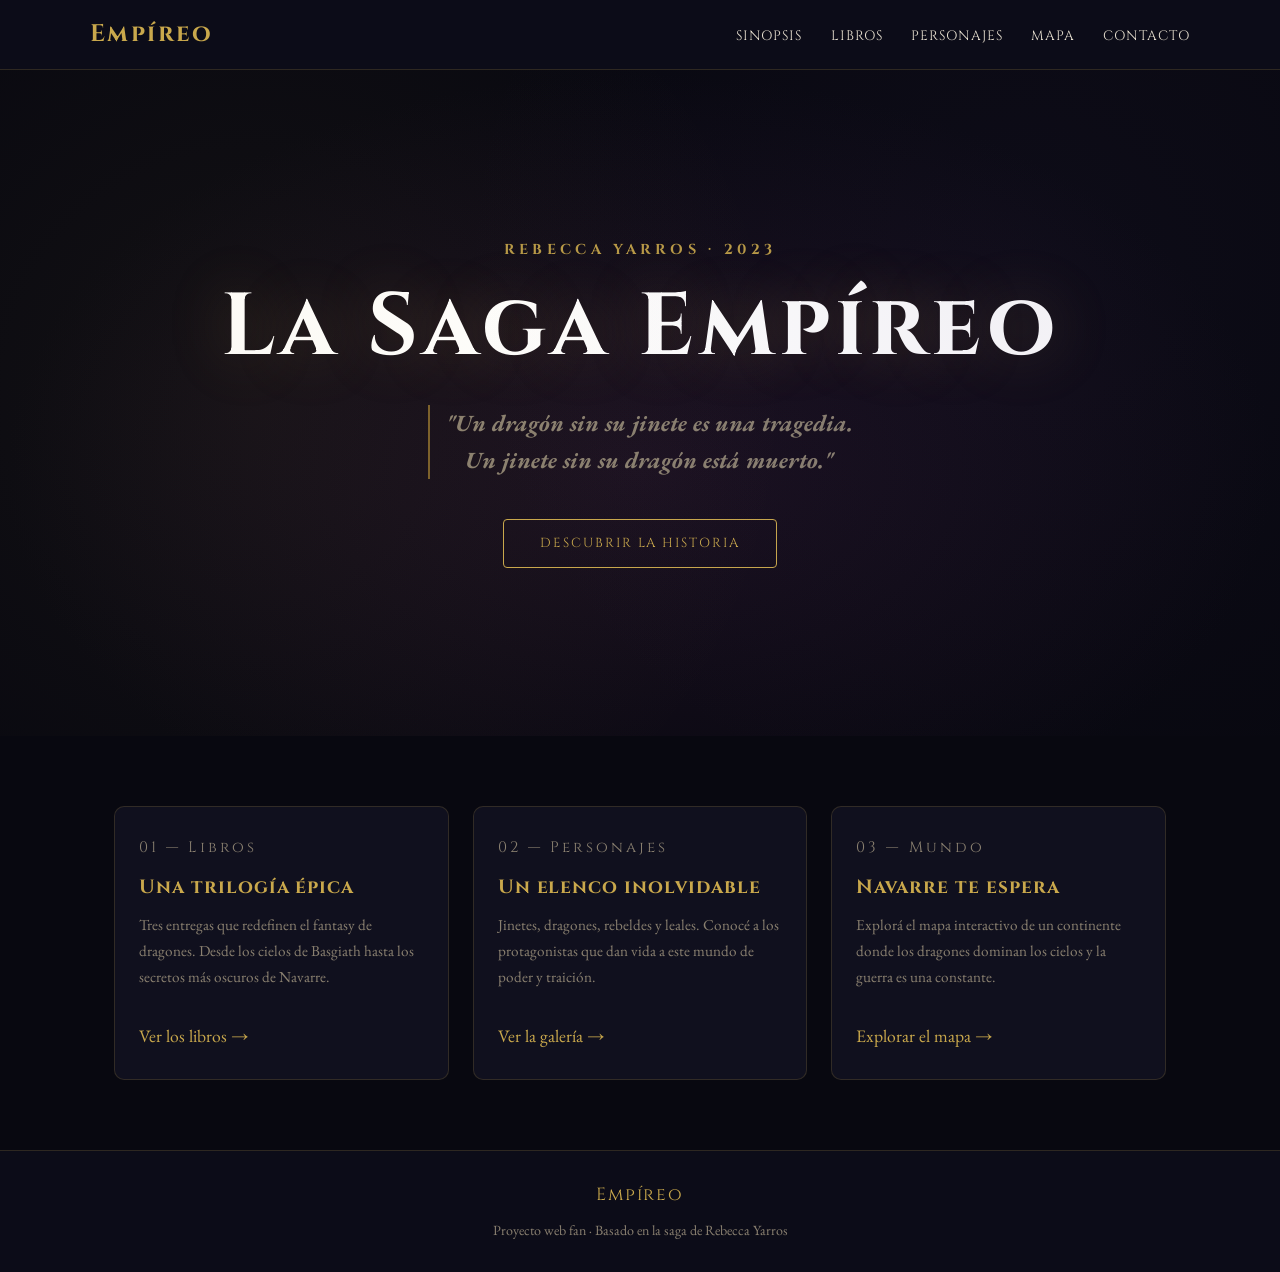
<file: index.html>
<!DOCTYPE html>
<html lang="es">
<head>
  <meta charset="UTF-8">
  <meta name="viewport" content="width=device-width, initial-scale=1.0">
  <title>Empíreo — La Saga</title>
  <link rel="stylesheet" href="css/styles.css">
</head>
<body>

  <!-- HEADER -->
  <header>
    <nav class="nav">
      <a href="index.html" class="nav-logo">Empíreo</a>
      <button class="hamburger" id="hamburger" aria-label="Menú" aria-expanded="false">
        <span></span><span></span><span></span>
      </button>
      <ul class="nav-links" id="navLinks">
        <li><a href="pages/sinopsis.html">Sinopsis</a></li>
        <li><a href="pages/libros.html">Libros</a></li>
        <li><a href="pages/personajes.html">Personajes</a></li>
        <li><a href="pages/mapa.html">Mapa</a></li>
        <li><a href="pages/contacto.html">Contacto</a></li>
      </ul>
    </nav>
  </header>

  <!-- HERO -->
  <section class="hero">
    <p class="hero-eyebrow">Rebecca Yarros · 2023</p>
    <h1>La Saga Empíreo</h1>
    <blockquote class="hero-quote">
      "Un dragón sin su jinete es una tragedia.<br>
       Un jinete sin su dragón está muerto."
    </blockquote>
    <a href="pages/sinopsis.html" class="hero-cta">Descubrir la historia</a>
  </section>

  <!-- HIGHLIGHTS -->
  <div class="section">
    <div class="grid">

      <div class="card">
        <p class="card-number">01 — Libros</p>
        <h3>Una trilogía épica</h3>
        <p>Tres entregas que redefinen el fantasy de dragones. Desde los cielos de Basgiath hasta los secretos más oscuros de Navarre.</p>
        <br>
        <a href="pages/libros.html">Ver los libros →</a>
      </div>

      <div class="card">
        <p class="card-number">02 — Personajes</p>
        <h3>Un elenco inolvidable</h3>
        <p>Jinetes, dragones, rebeldes y leales. Conocé a los protagonistas que dan vida a este mundo de poder y traición.</p>
        <br>
        <a href="pages/personajes.html">Ver la galería →</a>
      </div>

      <div class="card">
        <p class="card-number">03 — Mundo</p>
        <h3>Navarre te espera</h3>
        <p>Explorá el mapa interactivo de un continente donde los dragones dominan los cielos y la guerra es una constante.</p>
        <br>
        <a href="pages/mapa.html">Explorar el mapa →</a>
      </div>

    </div>
  </div>

  <!-- FOOTER -->
  <footer>
    <p class="footer-logo">Empíreo</p>
    <p>Proyecto web fan · Basado en la saga de Rebecca Yarros</p>
  </footer>

  <script src="js/main.js"></script>
</body>
</html>
</file>
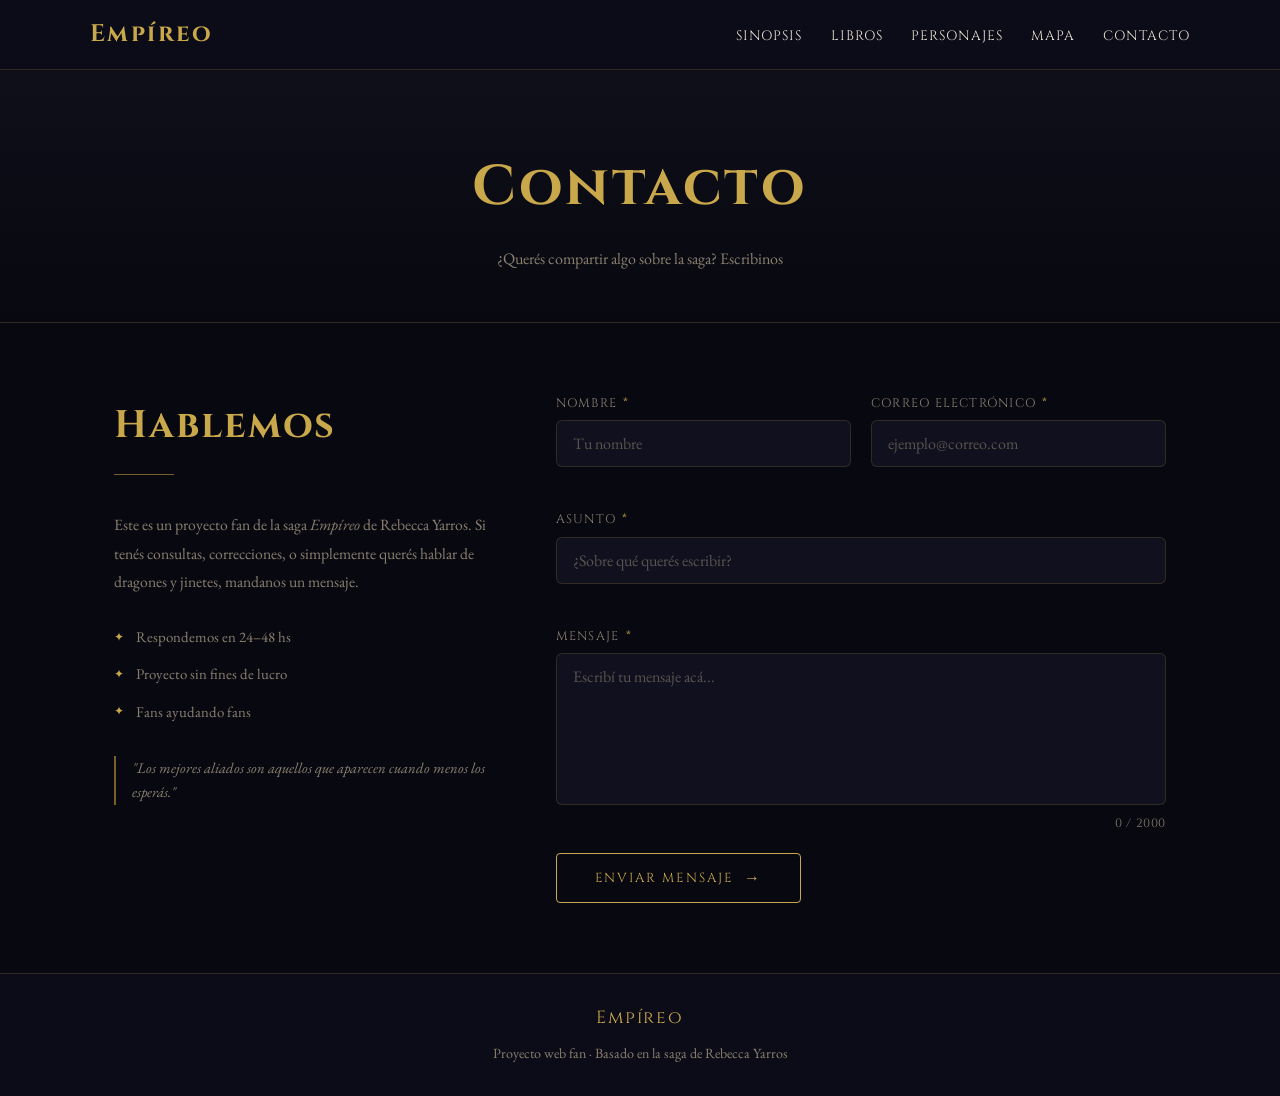
<file: pages/contacto.html>
<!DOCTYPE html>
<html lang="es">
<head>
  <meta charset="UTF-8">
  <meta name="viewport" content="width=device-width, initial-scale=1.0">
  <title>Contacto — Empíreo</title>
  <link rel="stylesheet" href="../css/styles.css">
</head>
<body>

  <header>
    <nav class="nav">
      <a href="../index.html" class="nav-logo">Empíreo</a>
      <button class="hamburger" id="hamburger" aria-label="Menú" aria-expanded="false">
        <span></span><span></span><span></span>
      </button>
      <ul class="nav-links" id="navLinks">
        <li><a href="sinopsis.html">Sinopsis</a></li>
        <li><a href="libros.html">Libros</a></li>
        <li><a href="personajes.html">Personajes</a></li>
        <li><a href="mapa.html">Mapa</a></li>
        <li><a href="contacto.html">Contacto</a></li>
      </ul>
    </nav>
  </header>

  <div class="page-hero">
    <h1>Contacto</h1>
    <p>¿Querés compartir algo sobre la saga? Escribinos</p>
  </div>

  <div class="section">
    <div class="contact-layout">

      <!-- Info lateral -->
      <aside class="contact-aside">
        <h2 class="section-title">Hablemos</h2>
        <div class="divider"></div>
        <p class="contact-aside-text">
          Este es un proyecto fan de la saga <em>Empíreo</em> de Rebecca Yarros.
          Si tenés consultas, correcciones, o simplemente querés hablar de dragones
          y jinetes, mandanos un mensaje.
        </p>

        <ul class="contact-info-list">
          <li>
            <span class="contact-info-icon">✦</span>
            <span>Respondemos en 24–48 hs</span>
          </li>
          <li>
            <span class="contact-info-icon">✦</span>
            <span>Proyecto sin fines de lucro</span>
          </li>
          <li>
            <span class="contact-info-icon">✦</span>
            <span>Fans ayudando fans</span>
          </li>
        </ul>

        <blockquote class="contact-quote">
          "Los mejores aliados son aquellos que aparecen cuando menos los esperás."
        </blockquote>
      </aside>

      <!-- Formulario -->
      <div class="contact-form-wrap">
        <form class="contact-form" id="contactForm" novalidate>

          <div class="form-row">
            <div class="form-group" id="group-nombre">
              <label for="nombre">Nombre <span class="required">*</span></label>
              <input
                type="text"
                id="nombre"
                name="nombre"
                placeholder="Tu nombre"
                autocomplete="name"
                maxlength="80">
              <span class="field-error" id="error-nombre"></span>
            </div>

            <div class="form-group" id="group-email">
              <label for="email">Correo electrónico <span class="required">*</span></label>
              <input
                type="email"
                id="email"
                name="email"
                placeholder="ejemplo@correo.com"
                autocomplete="email"
                maxlength="120">
              <span class="field-error" id="error-email"></span>
            </div>
          </div>

          <div class="form-group" id="group-asunto">
            <label for="asunto">Asunto <span class="required">*</span></label>
            <input
              type="text"
              id="asunto"
              name="asunto"
              placeholder="¿Sobre qué querés escribir?"
              maxlength="120">
            <span class="field-error" id="error-asunto"></span>
          </div>

          <div class="form-group" id="group-mensaje">
            <label for="mensaje">Mensaje <span class="required">*</span></label>
            <textarea
              id="mensaje"
              name="mensaje"
              rows="6"
              placeholder="Escribí tu mensaje acá..."
              maxlength="2000"></textarea>
            <div class="textarea-footer">
              <span class="field-error" id="error-mensaje"></span>
              <span class="char-count" id="charCount">0 / 2000</span>
            </div>
          </div>

          <button type="submit" class="form-submit" id="submitBtn">
            <span class="submit-text">Enviar mensaje</span>
            <span class="submit-icon">→</span>
          </button>

        </form>

        <!-- Mensaje de éxito -->
        <div class="form-success" id="formSuccess">
          <div class="success-icon">✦</div>
          <h3>¡Mensaje enviado!</h3>
          <p>Gracias por escribirnos. Te respondemos en las próximas 24–48 horas.</p>
          <button class="success-reset" id="resetBtn">Enviar otro mensaje</button>
        </div>
      </div>

    </div>
  </div>

  <footer>
    <p class="footer-logo">Empíreo</p>
    <p>Proyecto web fan · Basado en la saga de Rebecca Yarros</p>
  </footer>

  <script src="../js/main.js"></script>
  <script src="../js/contacto.js"></script>
</body>
</html>
</file>
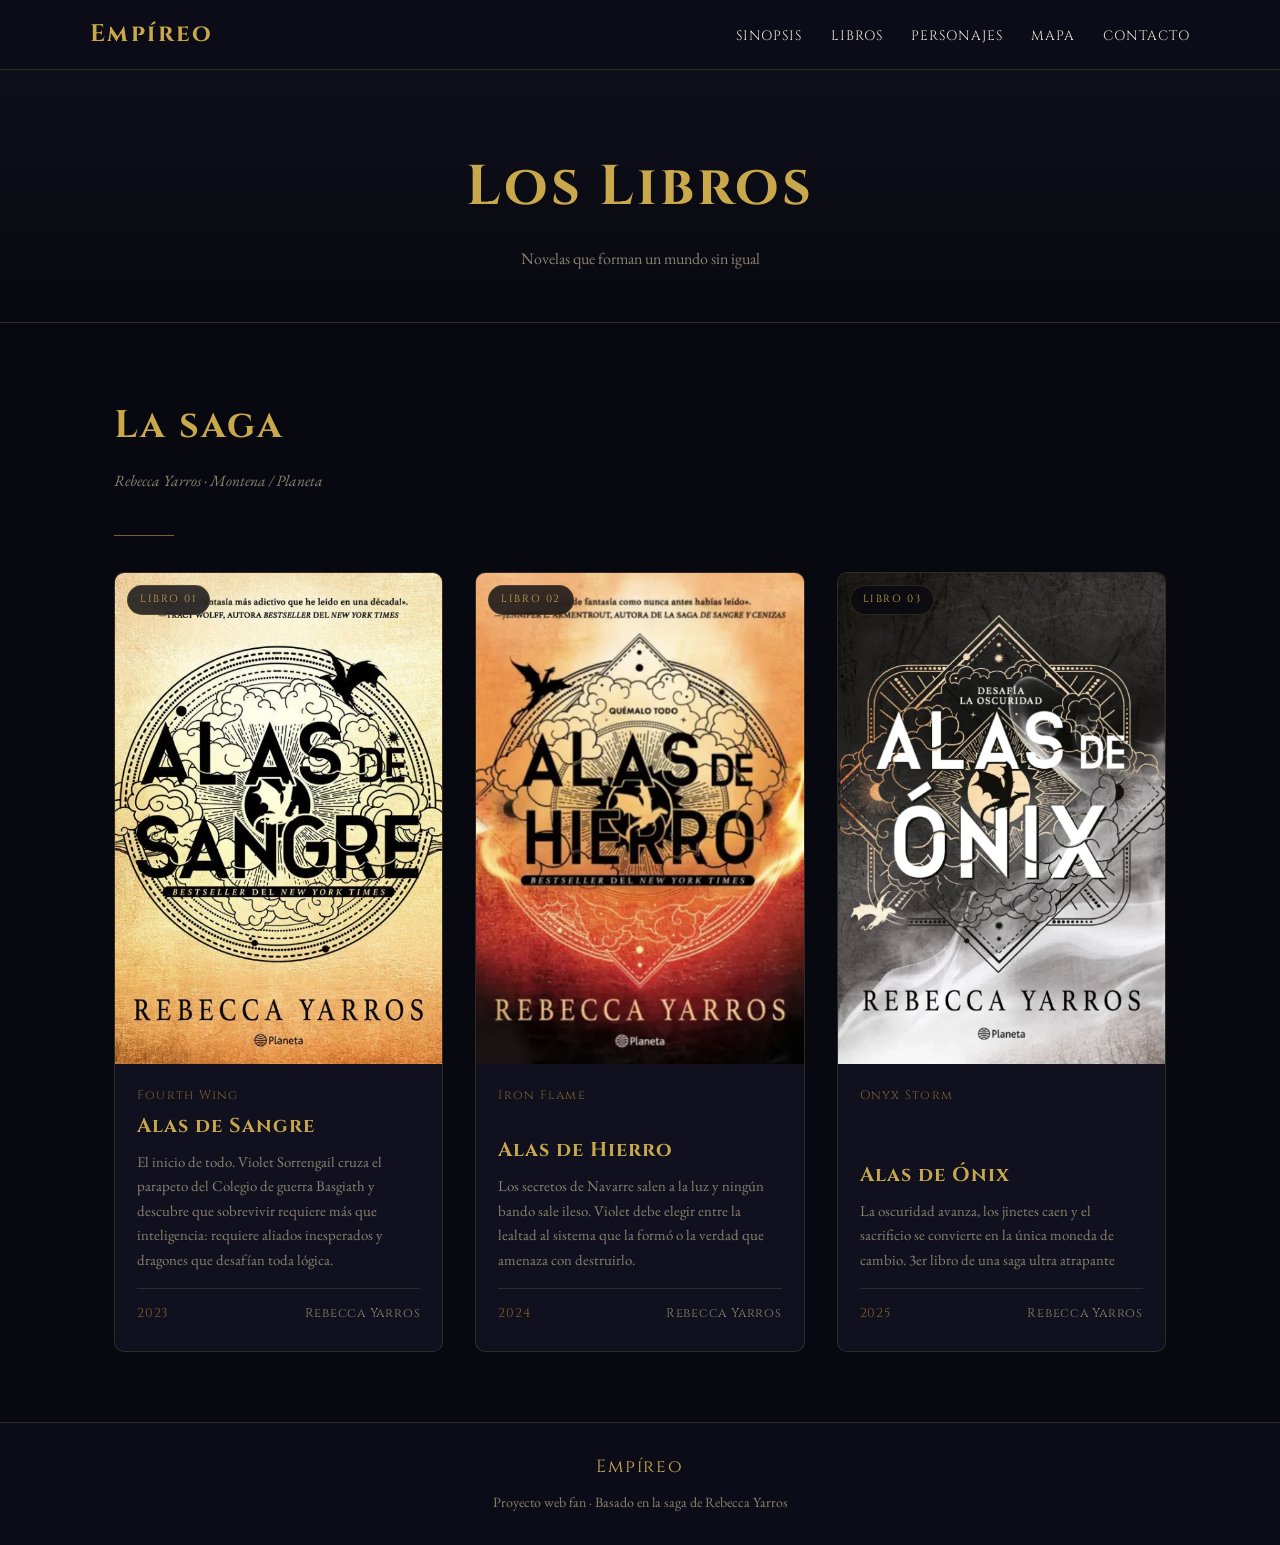
<file: pages/libros.html>
<!DOCTYPE html>
<html lang="es">
<head>
  <meta charset="UTF-8">
  <meta name="viewport" content="width=device-width, initial-scale=1.0">
  <title>Libros — Empíreo</title>
  <link rel="stylesheet" href="../css/styles.css">
</head>
<body>

  <header>
    <nav class="nav">
      <a href="../index.html" class="nav-logo">Empíreo</a>
      <button class="hamburger" id="hamburger" aria-label="Menú" aria-expanded="false">
        <span></span><span></span><span></span>
      </button>
      <ul class="nav-links" id="navLinks">
        <li><a href="sinopsis.html">Sinopsis</a></li>
        <li><a href="libros.html">Libros</a></li>
        <li><a href="personajes.html">Personajes</a></li>
        <li><a href="mapa.html">Mapa</a></li>
        <li><a href="contacto.html">Contacto</a></li>
      </ul>
    </nav>
  </header>

  <div class="page-hero">
    <h1>Los Libros</h1>
    <p>Novelas que forman un mundo sin igual</p>
  </div>

  <div class="section">
    <h2 class="section-title">La saga</h2>
    <p class="section-subtitle">Rebecca Yarros · Montena / Planeta</p>
    <div class="divider"></div>

    <div class="books-grid">

      <!-- Libro 1 -->
      <div class="book-card">
        <div class="book-cover">
          <img src="../img/alas-de-sangre.webp" alt="Portada de Alas de Sangre"
               onerror="this.parentElement.innerHTML=bookPlaceholder('01','Alas de Sangre')">
          <div class="book-cover-overlay"></div>
          <span class="book-badge">Libro 01</span>
        </div>
        <div class="book-info">
          <p class="book-original">Fourth Wing</p>
          <h3>Alas de Sangre</h3>
          <p>El inicio de todo. Violet Sorrengail cruza el parapeto del Colegio de guerra Basgiath y descubre que sobrevivir requiere más que inteligencia: requiere aliados inesperados y dragones que desafían toda lógica.</p>
          <div class="book-meta">
            <span class="book-year">2023</span>
            <span>Rebecca Yarros</span>
          </div>
        </div>
      </div>

      <!-- Libro 2 -->
      <div class="book-card">
        <div class="book-cover">
          <img src="../img/alas-de-hierro.webp" alt="Portada de Alas de Hierro"
               onerror="this.parentElement.innerHTML=bookPlaceholder('02','Alas de Hierro')">
          <div class="book-cover-overlay"></div>
          <span class="book-badge">Libro 02</span>
        </div>
        <div class="book-info">
          <p class="book-original">Iron Flame</p>
          <h3>Alas de Hierro</h3>
          <p>Los secretos de Navarre salen a la luz y ningún bando sale ileso. Violet debe elegir entre la lealtad al sistema que la formó o la verdad que amenaza con destruirlo.</p>
          <div class="book-meta">
            <span class="book-year">2024</span>
            <span>Rebecca Yarros</span>
          </div>
        </div>
      </div>

      <!-- Libro 3 -->
      <div class="book-card">
        <div class="book-cover">
          <img src="../img/alas-de-onix.webp" alt="Portada de Alas de Ónix"
               onerror="this.parentElement.innerHTML=bookPlaceholder('03','Alas de Ónix')">
          <div class="book-cover-overlay"></div>
          <span class="book-badge">Libro 03</span>
        </div>
        <div class="book-info">
          <p class="book-original">Onyx Storm</p>
          <h3>Alas de Ónix</h3>
          <p>La oscuridad avanza, los jinetes caen y el sacrificio se convierte en la única moneda de cambio. 3er libro de una saga ultra atrapante</p>
          <div class="book-meta">
            <span class="book-year">2025</span>
            <span>Rebecca Yarros</span>
          </div>
        </div>
      </div>

    </div>
  </div>

  <footer>
    <p class="footer-logo">Empíreo</p>
    <p>Proyecto web fan · Basado en la saga de Rebecca Yarros</p>
  </footer>

  <script>
    function bookPlaceholder(number, title) {
      return `<div class="book-cover-placeholder">
        <span class="placeholder-number">${number}</span>
        <div class="placeholder-line"></div>
        <span class="placeholder-title">${title}</span>
      </div>
      <div class="book-cover-overlay"></div>
      <span class="book-badge">Libro ${number}</span>`;
    }
  </script>
  <script src="../js/main.js"></script>
</body>
</html>
</file>
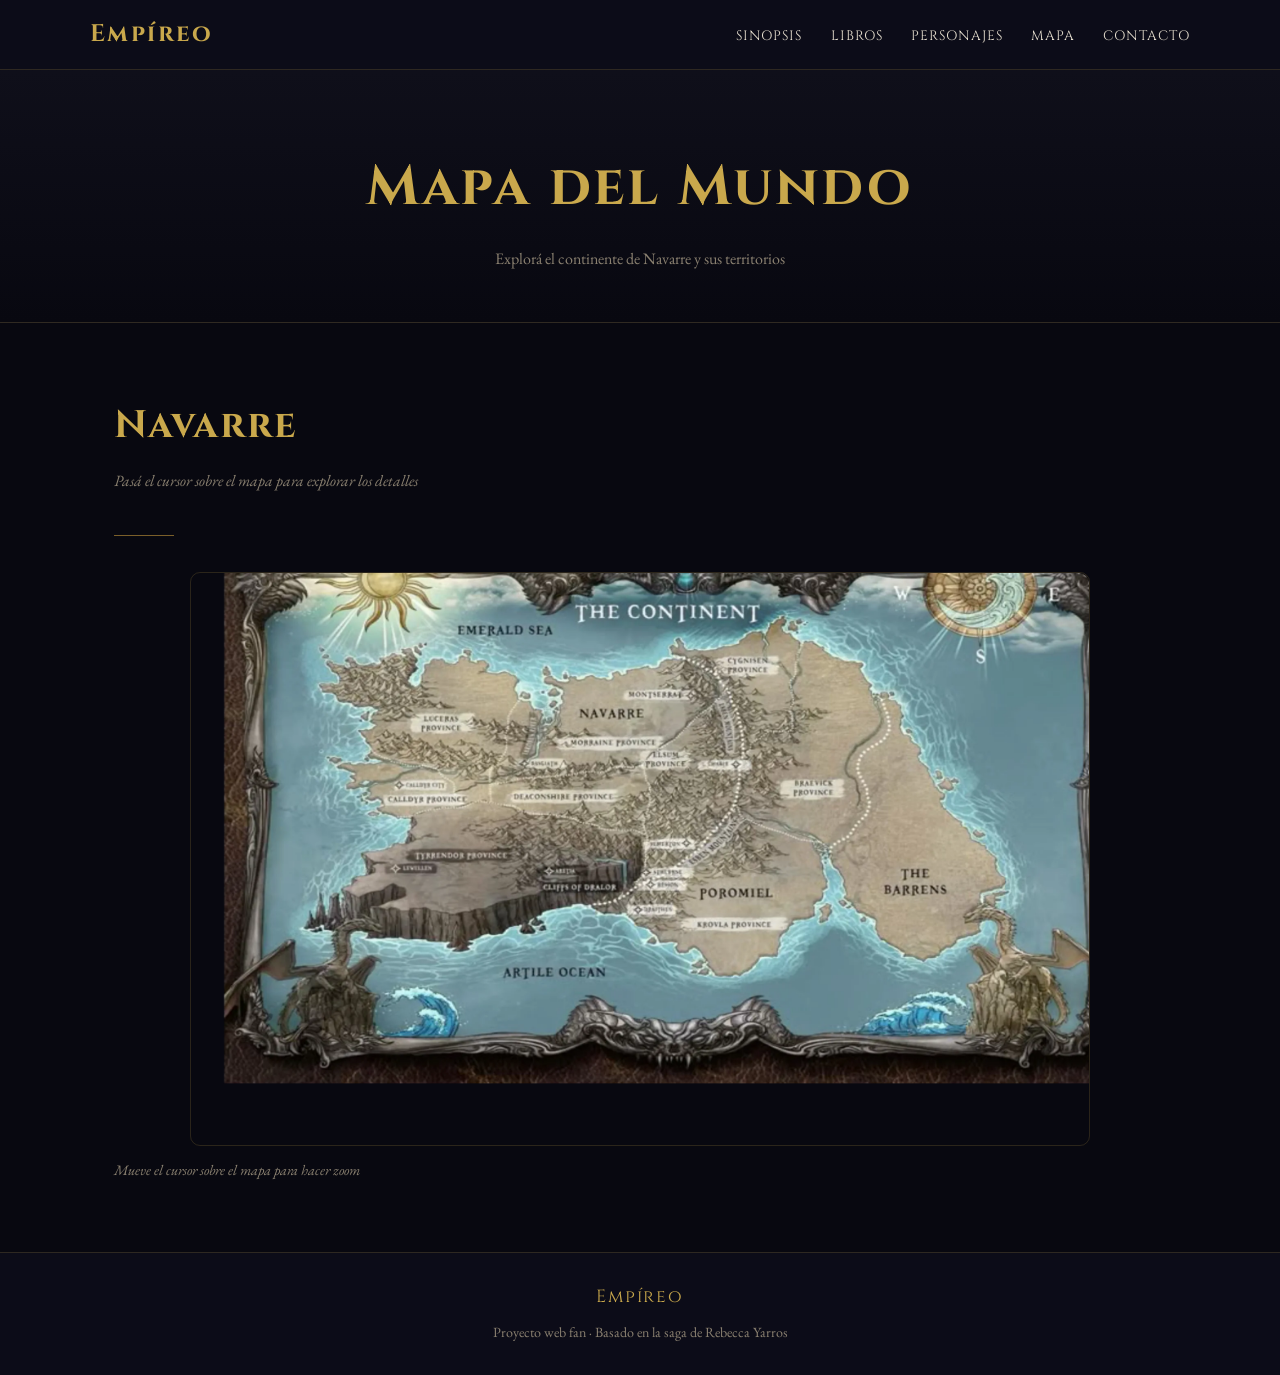
<file: pages/mapa.html>
<!DOCTYPE html>
<html lang="es">
<head>
  <meta charset="UTF-8">
  <meta name="viewport" content="width=device-width, initial-scale=1.0">
  <title>Mapa — Empíreo</title>
  <link rel="stylesheet" href="../css/styles.css">
</head>
<body>

  <header>
    <nav class="nav">
      <a href="../index.html" class="nav-logo">Empíreo</a>
      <button class="hamburger" id="hamburger" aria-label="Menú" aria-expanded="false">
        <span></span><span></span><span></span>
      </button>
      <ul class="nav-links" id="navLinks">
        <li><a href="sinopsis.html">Sinopsis</a></li>
        <li><a href="libros.html">Libros</a></li>
        <li><a href="personajes.html">Personajes</a></li>
        <li><a href="mapa.html">Mapa</a></li>
        <li><a href="contacto.html">Contacto</a></li>
      </ul>
    </nav>
  </header>

  <div class="page-hero">
    <h1>Mapa del Mundo</h1>
    <p>Explorá el continente de Navarre y sus territorios</p>
  </div>

  <div class="section">
    <h2 class="section-title">Navarre</h2>
    <p class="section-subtitle">Pasá el cursor sobre el mapa para explorar los detalles</p>
    <div class="divider"></div>

    <div class="map-container">
      <img src="../img/mapa.webp"
           alt="Mapa del mundo de Empíreo"
           class="map"
           id="map">
    </div>
    <p class="map-info" id="mapInfo">Mueve el cursor sobre el mapa para hacer zoom</p>
  </div>

  <footer>
    <p class="footer-logo">Empíreo</p>
    <p>Proyecto web fan · Basado en la saga de Rebecca Yarros</p>
  </footer>

  <script src="../js/main.js"></script>
</body>
</html>
</file>
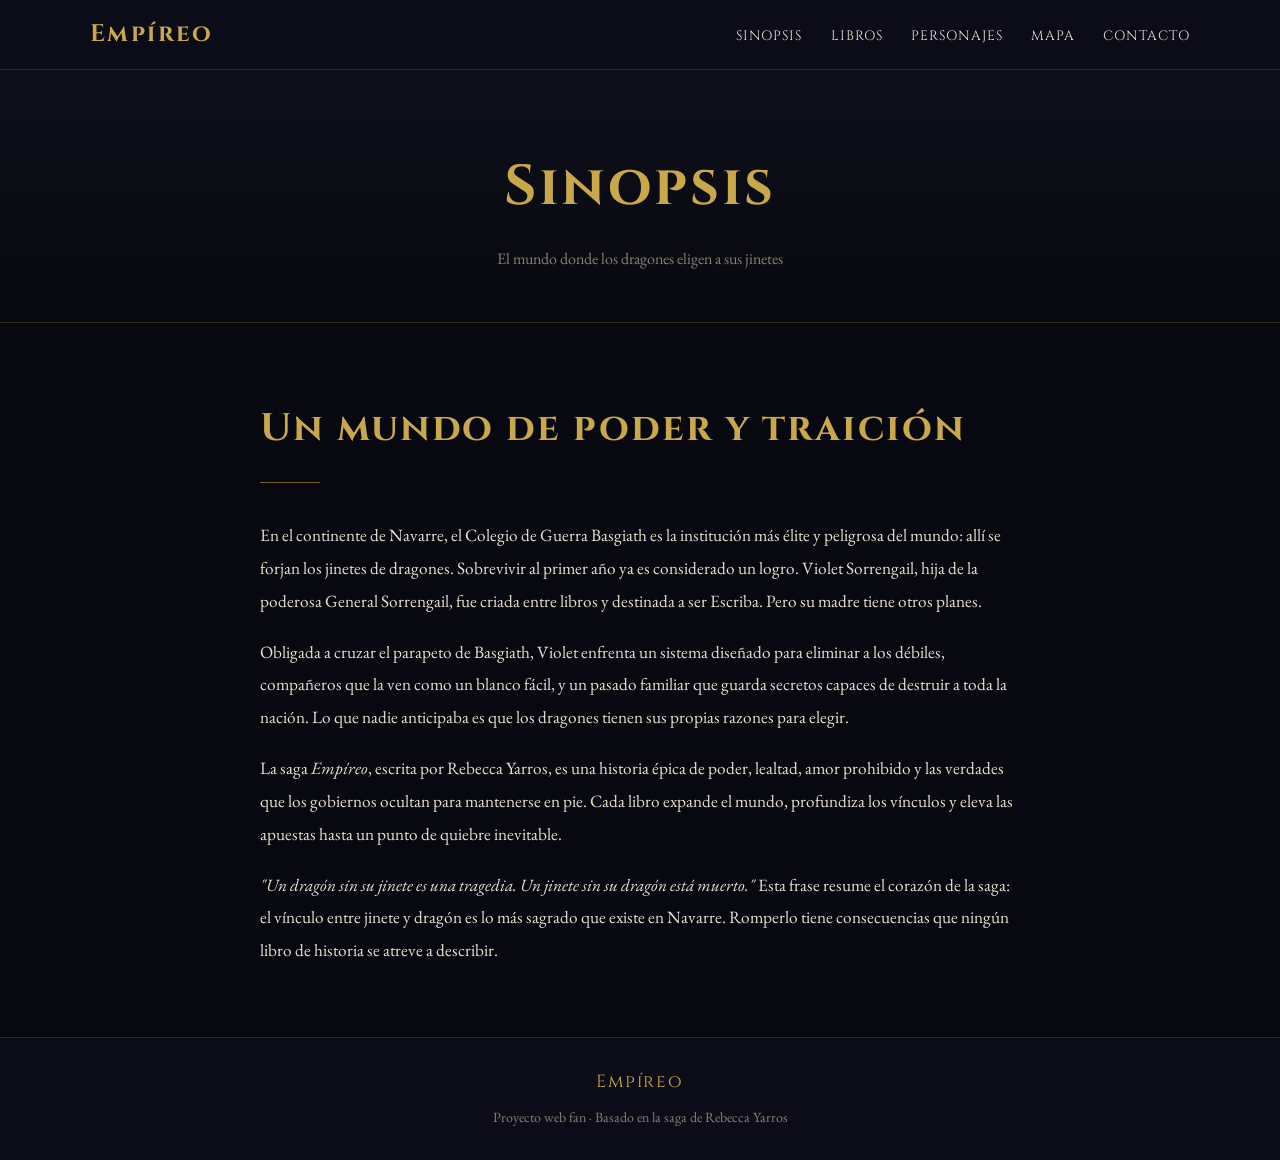
<file: pages/sinopsis.html>
<!DOCTYPE html>
<html lang="es">
<head>
  <meta charset="UTF-8">
  <meta name="viewport" content="width=device-width, initial-scale=1.0">
  <title>Sinopsis — Empíreo</title>
  <link rel="stylesheet" href="../css/styles.css">
</head>
<body>

  <header>
    <nav class="nav">
      <a href="../index.html" class="nav-logo">Empíreo</a>
      <button class="hamburger" id="hamburger" aria-label="Menú" aria-expanded="false">
        <span></span><span></span><span></span>
      </button>
      <ul class="nav-links" id="navLinks">
        <li><a href="sinopsis.html">Sinopsis</a></li>
        <li><a href="libros.html">Libros</a></li>
        <li><a href="personajes.html">Personajes</a></li>
        <li><a href="mapa.html">Mapa</a></li>
        <li><a href="contacto.html">Contacto</a></li>
      </ul>
    </nav>
  </header>

  <div class="page-hero">
    <h1>Sinopsis</h1>
    <p>El mundo donde los dragones eligen a sus jinetes</p>
  </div>

  <div class="section">
    <div class="sinopsis-text">

      <h2 class="section-title">Un mundo de poder y traición</h2>
      <div class="divider"></div>

      <p>
        En el continente de Navarre, el Colegio de Guerra Basgiath es la institución más élite y peligrosa del mundo: allí se forjan los jinetes de dragones. Sobrevivir al primer año ya es considerado un logro. Violet Sorrengail, hija de la poderosa General Sorrengail, fue criada entre libros y destinada a ser Escriba. Pero su madre tiene otros planes.
      </p>

      <p>
        Obligada a cruzar el parapeto de Basgiath, Violet enfrenta un sistema diseñado para eliminar a los débiles, compañeros que la ven como un blanco fácil, y un pasado familiar que guarda secretos capaces de destruir a toda la nación. Lo que nadie anticipaba es que los dragones tienen sus propias razones para elegir.
      </p>

      <p>
        La saga <em>Empíreo</em>, escrita por Rebecca Yarros, es una historia épica de poder, lealtad, amor prohibido y las verdades que los gobiernos ocultan para mantenerse en pie. Cada libro expande el mundo, profundiza los vínculos y eleva las apuestas hasta un punto de quiebre inevitable.
      </p>

      <p>
        <em>"Un dragón sin su jinete es una tragedia. Un jinete sin su dragón está muerto."</em>
        Esta frase resume el corazón de la saga: el vínculo entre jinete y dragón es lo más sagrado que existe en Navarre. Romperlo tiene consecuencias que ningún libro de historia se atreve a describir.
      </p>

    </div>
  </div>

  <footer>
    <p class="footer-logo">Empíreo</p>
    <p>Proyecto web fan · Basado en la saga de Rebecca Yarros</p>
  </footer>

  <script src="../js/main.js"></script>
</body>
</html>
</file>
<file: css/styles.css>
/* ============================================
   EMPÍREO — Estilos Globales
   ============================================ */

@import url('https://fonts.googleapis.com/css2?family=Cinzel:wght@400;600;700&family=EB+Garamond:ital,wght@0,400;0,500;1,400&display=swap');

/* === Variables === */
:root {
  --bg:           #080810;
  --bg-card:      #10101e;
  --bg-header:    #0c0c18;
  --accent:       #c9a84c;
  --accent-dim:   #7a5f2a;
  --text:         #e8e0d0;
  --text-muted:   #8a8070;
  --border:       rgba(201,168,76,.18);
  --glow:         rgba(201,168,76,.25);
  --radius:       10px;
  --transition:   .3s ease;
}

/* === Reset === */
*, *::before, *::after { margin: 0; padding: 0; box-sizing: border-box; }

html { scroll-behavior: smooth; }

body {
  font-family: 'EB Garamond', Georgia, serif;
  background: var(--bg);
  color: var(--text);
  font-size: 1.1rem;
  line-height: 1.7;
}

h1, h2, h3, h4 {
  font-family: 'Cinzel', serif;
  letter-spacing: .05em;
}

a {
  color: var(--accent);
  text-decoration: none;
  transition: color var(--transition);
}
a:hover { color: #fff; }

img { display: block; max-width: 100%; }

/* ============================================
   HEADER / NAV
   ============================================ */
header {
  background: var(--bg-header);
  border-bottom: 1px solid var(--border);
  padding: 14px 30px;
  position: sticky;
  top: 0;
  z-index: 100;
  backdrop-filter: blur(8px);
}

.nav {
  max-width: 1100px;
  margin: auto;
  display: flex;
  justify-content: space-between;
  align-items: center;
}

.nav-logo {
  font-family: 'Cinzel', serif;
  font-size: 1.5rem;
  font-weight: 700;
  color: var(--accent);
  letter-spacing: .1em;
  text-decoration: none;
}

.nav-links {
  display: flex;
  gap: 28px;
  list-style: none;
}

.nav-links a {
  font-family: 'Cinzel', serif;
  font-size: .85rem;
  letter-spacing: .08em;
  color: var(--text);
  text-transform: uppercase;
  position: relative;
  padding-bottom: 3px;
}

.nav-links a::after {
  content: '';
  position: absolute;
  bottom: 0; left: 0;
  width: 0; height: 1px;
  background: var(--accent);
  transition: width var(--transition);
}
.nav-links a:hover { color: var(--accent); }
.nav-links a:hover::after { width: 100%; }

/* Hamburger */
.hamburger {
  display: none;
  flex-direction: column;
  gap: 5px;
  cursor: pointer;
  background: none;
  border: none;
  padding: 4px;
}
.hamburger span {
  display: block;
  width: 24px;
  height: 2px;
  background: var(--text);
  border-radius: 2px;
  transition: var(--transition);
}

/* ============================================
   HERO (solo index.html)
   ============================================ */
.hero {
  height: 74vh;
  min-height: 500px;
  display: flex;
  flex-direction: column;
  justify-content: center;
  align-items: center;
  text-align: center;
  padding: 40px 20px;
  position: relative;
  overflow: hidden;
  background: radial-gradient(ellipse at 50% 60%, #1a1020 0%, var(--bg) 70%);
}

.hero::before {
  content: '';
  position: absolute;
  inset: 0;
  background:
    radial-gradient(circle at 20% 50%, rgba(201,168,76,.06) 0%, transparent 50%),
    radial-gradient(circle at 80% 30%, rgba(80,60,120,.08) 0%, transparent 50%);
  pointer-events: none;
}

.hero-eyebrow {
  font-family: 'Cinzel', serif;
  font-size: .90rem;
  font-weight: bold;
  letter-spacing: .3em;
  text-transform: uppercase;
  color: var(--accent);
  margin-bottom: 18px;
  opacity: .9;
}

.hero h1 {
  font-size: clamp(2.8rem, 7vw, 5.5rem);
  line-height: 1.1;
  color: #fff;
  text-shadow: 0 0 60px rgba(201,168,76,.3);
  margin-bottom: 28px;
}

.hero-quote {
  font-style: italic;
  color: var(--text-muted);
  font-size: 1.45rem;
  max-width: 520px;
  font-weight: bold;
  border-left: 2px solid var(--accent-dim);
  padding-left: 16px;
  line-height: 1.6;
  margin-bottom: 40px;
}

.hero-cta {
  display: inline-block;
  padding: 12px 36px;
  border: 1px solid var(--accent);
  color: var(--accent);
  font-family: 'Cinzel', serif;
  font-size: .82rem;
  letter-spacing: .15em;
  text-transform: uppercase;
  border-radius: 4px;
  transition: background var(--transition), color var(--transition);
}
.hero-cta:hover {
  background: var(--accent);
  color: var(--bg);
}

/* ============================================
   PAGE HERO (páginas internas)
   ============================================ */
.page-hero {
  padding: 70px 20px 50px;
  text-align: center;
  border-bottom: 1px solid var(--border);
  background: linear-gradient(180deg, #0f0f1a 0%, var(--bg) 100%);
}

.page-hero h1 {
  font-size: clamp(2rem, 5vw, 3.5rem);
  color: var(--accent);
}

.page-hero p {
  color: var(--text-muted);
  margin-top: 10px;
  font-size: 1rem;
}

/* ============================================
   SECCIONES GENÉRICAS
   ============================================ */
.section {
  max-width: 1100px;
  margin: auto;
  padding: 70px 24px;
}

.section-title {
  font-size: clamp(1.6rem, 3.5vw, 2.4rem);
  color: var(--accent);
  margin-bottom: 10px;
}

.section-subtitle {
  color: var(--text-muted);
  font-style: italic;
  margin-bottom: 40px;
  font-size: .98rem;
}

.divider {
  width: 60px;
  height: 1px;
  background: var(--accent-dim);
  margin: 16px 0 36px;
}

/* ============================================
   CARDS (libros)
   ============================================ */
.grid {
  display: grid;
  grid-template-columns: repeat(auto-fit, minmax(260px, 1fr));
  gap: 24px;
}

.card {
  background: var(--bg-card);
  border: 1px solid var(--border);
  border-radius: var(--radius);
  padding: 28px 24px;
  transition: transform var(--transition), box-shadow var(--transition), border-color var(--transition);
}

.card:hover {
  transform: translateY(-6px);
  box-shadow: 0 12px 40px rgba(0,0,0,.5), 0 0 20px var(--glow);
  border-color: var(--accent-dim);
}

.card-number {
  font-family: 'Cinzel', serif;
  font-size: .75rem;
  letter-spacing: .2em;
  color: var(--accent-dim);
  margin-bottom: 10px;
}

.card h3 {
  font-size: 1.2rem;
  color: var(--accent);
  margin-bottom: 10px;
}

.card p {
  color: var(--text-muted);
  font-size: .95rem;
}

/* ============================================
   GALERÍA DE PERSONAJES
   ============================================ */
.gallery-grid {
  display: grid;
  grid-template-columns: repeat(auto-fill, minmax(220px, 1fr));
  gap: 28px;
}

.character-card {
  background: var(--bg-card);
  border: 1px solid var(--border);
  border-radius: var(--radius);
  overflow: hidden;
  transition: transform var(--transition), box-shadow var(--transition), border-color var(--transition);
  cursor: pointer;
}

.character-card:hover {
  transform: translateY(-8px);
  box-shadow: 0 16px 48px rgba(0,0,0,.6), 0 0 24px var(--glow);
  border-color: var(--accent-dim);
}

.character-img-wrap {
  position: relative;
  aspect-ratio: 3/4;
  overflow: hidden;
  background: #14141f;
}

.character-img-wrap img {
  width: 100%;
  height: 100%;
  object-fit: cover;
  transition: transform .5s ease;
  filter: grayscale(20%);
}

.character-card[data-modal="tairn"] .character-img-wrap img {
  object-position: center 18%;
  transform: scale(0.92);
}

.character-card[data-modal="tairn"]:hover .character-img-wrap img {
  transform: scale(1.0);
}

.character-card:hover .character-img-wrap img {
  transform: scale(1.06);
  filter: grayscale(0%);
}

/* Placeholder cuando no hay imagen */
.character-placeholder {
  width: 100%;
  height: 100%;
  display: flex;
  flex-direction: column;
  align-items: center;
  justify-content: center;
  background: linear-gradient(135deg, #10101e 0%, #1a1a2e 100%);
  color: var(--accent-dim);
  gap: 10px;
}

.character-placeholder svg {
  opacity: .4;
}

.character-overlay {
  position: absolute;
  inset: 0;
  background: linear-gradient(to top, rgba(8,8,16,.85) 0%, transparent 50%);
  opacity: 0;
  transition: opacity var(--transition);
}
.character-card:hover .character-overlay { opacity: 1; }

.character-role-badge {
  position: absolute;
  top: 12px;
  right: 12px;
  background: rgba(8,8,16,.75);
  border: 1px solid var(--border);
  color: var(--accent);
  font-family: 'Cinzel', serif;
  font-size: .65rem;
  letter-spacing: .12em;
  text-transform: uppercase;
  padding: 4px 10px;
  border-radius: 20px;
  backdrop-filter: blur(4px);
}

.character-info {
  padding: 18px 20px 22px;
}

.character-info h3 {
  font-size: 1.15rem;
  color: #fff;
  margin-bottom: 4px;
}

.character-info .character-alias {
  font-style: italic;
  color: var(--accent);
  font-size: .88rem;
  margin-bottom: 8px;
}

.character-info p {
  color: var(--text-muted);
  font-size: .88rem;
  line-height: 1.5;
}

/* ============================================ */
/* LIGHTBOX MODERNO (responsive + animaciones)  */
/* ============================================ */
.lightbox {
    display: none;
    position: fixed;
    top: 0;
    left: 0;
    width: 100%;
    height: 100%;
    background-color: rgba(0, 0, 0, 0.92);
    z-index: 2000;
    cursor: pointer;
    justify-content: center;
    align-items: center;
    backdrop-filter: blur(8px);
    animation: fadeIn 0.25s ease-out;
}

.lightbox.active {
    display: flex;
}

.lightbox-container {
    position: relative;
    width: 90%;
    max-width: 1100px;
    max-height: 90vh;
    background: rgba(20, 15, 30, 0.6);
    border-radius: 24px;
    overflow: hidden;
    backdrop-filter: blur(4px);
    border: 1px solid rgba(212, 175, 55, 0.3);
    box-shadow: 0 25px 50px -12px rgba(0, 0, 0, 0.5);
    animation: scaleIn 0.25s cubic-bezier(0.2, 0.9, 0.4, 1.1);
}

.lightbox-content {
    display: flex;
    flex-direction: column;
    align-items: center;
    justify-content: center;
    padding: 20px;
}

@media (min-width: 768px) {
    .lightbox-content {
        flex-direction: row;
        align-items: stretch;
        padding: 30px;
    }
}

/* Imagen */
#lightbox-img {
    max-width: 100%;
    max-height: 55vh;
    object-fit: contain;
    border-radius: 16px;
    box-shadow: 0 10px 25px -5px rgba(0, 0, 0, 0.3);
    background: #0a0812;
    transition: transform 0.2s ease;
}

@media (min-width: 768px) {
    #lightbox-img {
        max-width: 45%;
        max-height: 70vh;
        margin-right: 25px;
    }
}

/* Texto / Caption */
.lightbox-caption {
    flex: 1;
    color: #f0e6d0;
    padding: 20px 10px;
    overflow-y: auto;
    max-height: 50vh;
}

@media (min-width: 768px) {
    .lightbox-caption {
        max-height: 70vh;
        padding: 10px 20px;
    }
}

.lightbox-caption h3 {
    font-family: 'Cinzel', serif;
    font-size: 1.8rem;
    color: #d4af37;
    margin-bottom: 5px;
    letter-spacing: 1px;
}

.lightbox-caption p {
    font-family: 'EB Garamond', serif;
    font-size: 1rem;
    line-height: 1.5;
    margin: 15px 0;
}

.lightbox-tags {
    display: flex;
    flex-wrap: wrap;
    gap: 10px;
    margin-top: 20px;
}

.lightbox-tags span {
    background: rgba(212, 175, 55, 0.15);
    border: 1px solid rgba(212, 175, 55, 0.4);
    padding: 5px 12px;
    border-radius: 30px;
    font-size: 0.75rem;
    font-weight: 500;
    color: #e6c87a;
    letter-spacing: 0.5px;
}

/* Botones de navegación y cierre */
.lightbox-nav {
    position: absolute;
    top: 50%;
    transform: translateY(-50%);
    background: rgba(0, 0, 0, 0.6);
    border: none;
    font-size: 3rem;
    font-weight: 300;
    color: white;
    cursor: pointer;
    width: 50px;
    height: 80px;
    display: flex;
    align-items: center;
    justify-content: center;
    transition: all 0.2s ease;
    backdrop-filter: blur(4px);
    z-index: 10;
    border-radius: 0 12px 12px 0;
}

.lightbox-nav:hover {
    background: rgba(212, 175, 55, 0.8);
    color: #000;
}

.lightbox-prev {
    left: 0;
    border-radius: 0 12px 12px 0;
}

.lightbox-next {
    right: 0;
    border-radius: 12px 0 0 12px;
}

.lightbox-close {
    position: absolute;
    top: 20px;
    right: 25px;
    background: rgba(0, 0, 0, 0.6);
    border: none;
    font-size: 1.8rem;
    font-weight: bold;
    color: white;
    cursor: pointer;
    width: 40px;
    height: 40px;
    border-radius: 50%;
    display: flex;
    align-items: center;
    justify-content: center;
    transition: 0.2s;
    z-index: 15;
    backdrop-filter: blur(4px);
}

.lightbox-close:hover {
    background: #d4af37;
    color: #000;
    transform: rotate(90deg);
}

/* Animaciones */
@keyframes fadeIn {
    from {
        opacity: 0;
    }
    to {
        opacity: 1;
    }
}

@keyframes scaleIn {
    from {
        opacity: 0;
        transform: scale(0.92);
    }
    to {
        opacity: 1;
        transform: scale(1);
    }
}

/* Scroll para el contenido del lightbox en mobile */
.lightbox-caption::-webkit-scrollbar {
    width: 4px;
}

.lightbox-caption::-webkit-scrollbar-track {
    background: #2a2435;
    border-radius: 10px;
}

.lightbox-caption::-webkit-scrollbar-thumb {
    background: #d4af37;
    border-radius: 10px;
}

/* ============================================
   MAPA
   ============================================ */
.map-container {
  position: relative;
  text-align: center;
  max-width: 900px;
  margin: auto;
  overflow: hidden;
  border-radius: var(--radius);
  border: 1px solid var(--border);
}

.map {
  width: 100%;
  max-width: 900px;
  border-radius: var(--radius);
  cursor: zoom-in;
  transition: transform .15s ease;
  transform-origin: center center;
  display: block;
  margin: auto;
}

.map-info {
  margin-top: 12px;
  font-size: .9rem;
  color: var(--text-muted);
  font-style: italic;
}

/* ============================================
   SINOPSIS
   ============================================ */
.sinopsis-text {
  max-width: 760px;
  margin: auto;
  font-size: 1.08rem;
  line-height: 1.9;
  color: var(--text);
}

.sinopsis-text p + p {
  margin-top: 18px;
}

/* ============================================
   FOOTER
   ============================================ */
footer {
  text-align: center;
  padding: 30px 20px;
  border-top: 1px solid var(--border);
  background: var(--bg-header);
  color: var(--text-muted);
  font-size: .88rem;
}

footer .footer-logo {
  font-family: 'Cinzel', serif;
  color: var(--accent);
  font-size: 1.1rem;
  margin-bottom: 8px;
  letter-spacing: .1em;
}

/* ============================================
   RESPONSIVE
   ============================================ */
@media (max-width: 768px) {
  .nav-links {
    display: none;
    flex-direction: column;
    gap: 0;
    position: absolute;
    top: 100%;
    left: 0; right: 0;
    background: var(--bg-header);
    border-bottom: 1px solid var(--border);
    padding: 10px 0;
  }

  .nav-links.active { display: flex; }

  .nav-links li { list-style: none; }

  .nav-links a {
    display: block;
    padding: 12px 30px;
    border-radius: 0;
  }

  .hamburger { display: flex; }

  header { position: relative; }

  .gallery-grid {
    grid-template-columns: repeat(auto-fill, minmax(160px, 1fr));
    gap: 16px;
  }
}

/* ============================================
   CARDS DE LIBROS (con portada)
   ============================================ */
.books-grid {
  display: grid;
  grid-template-columns: repeat(auto-fit, minmax(280px, 1fr));
  gap: 32px;
}

.book-card {
  background: var(--bg-card);
  border: 1px solid var(--border);
  border-radius: var(--radius);
  overflow: hidden;
  display: flex;
  flex-direction: column;
  transition: transform var(--transition), box-shadow var(--transition), border-color var(--transition);
}

.book-card:hover {
  transform: translateY(-8px);
  box-shadow: 0 20px 50px rgba(0,0,0,.6), 0 0 28px var(--glow);
  border-color: var(--accent-dim);
}

.book-cover {
  position: relative;
  aspect-ratio: 2/3;
  overflow: hidden;
  background: #10101e;
  flex-shrink: 0;
}

.book-cover img {
  width: 100%;
  height: 100%;
  object-fit: cover;
  transition: transform .5s ease, filter .5s ease;
  filter: grayscale(15%);
}

.book-card:hover .book-cover img {
  transform: scale(1.04);
  filter: grayscale(0%);
}

.book-cover-placeholder {
  width: 100%;
  height: 100%;
  display: flex;
  flex-direction: column;
  align-items: center;
  justify-content: center;
  gap: 14px;
  background: linear-gradient(160deg, #0e0e20 0%, #1a1228 100%);
  padding: 20px;
  text-align: center;
}

.book-cover-placeholder .placeholder-number {
  font-family: 'Cinzel', serif;
  font-size: 3.5rem;
  line-height: 1;
  opacity: .15;
  color: var(--accent);
}

.book-cover-placeholder .placeholder-title {
  font-family: 'Cinzel', serif;
  font-size: .85rem;
  letter-spacing: .12em;
  color: var(--accent-dim);
  line-height: 1.4;
}

.book-cover-placeholder .placeholder-line {
  width: 40px;
  height: 1px;
  background: var(--accent-dim);
  opacity: .5;
}

.book-badge {
  position: absolute;
  top: 12px;
  left: 12px;
  background: rgba(8,8,16,.8);
  border: 1px solid var(--border);
  color: var(--accent);
  font-family: 'Cinzel', serif;
  font-size: .65rem;
  letter-spacing: .15em;
  text-transform: uppercase;
  padding: 5px 12px;
  border-radius: 20px;
  backdrop-filter: blur(6px);
  z-index: 2;
}

.book-cover-overlay {
  position: absolute;
  bottom: 0; left: 0; right: 0;
  height: 50%;
  background: linear-gradient(to top, rgba(8,8,16,.7) 0%, transparent 100%);
  opacity: 0;
  transition: opacity var(--transition);
}
.book-card:hover .book-cover-overlay { opacity: 1; }

.book-info {
  padding: 22px 22px 26px;
  display: flex;
  flex-direction: column;
  flex: 1;
}

.book-info .book-original {
  font-size: .78rem;
  letter-spacing: .1em;
  color: var(--accent-dim);
  font-family: 'Cinzel', serif;
  margin-bottom: 6px;
}

.book-info h3 {
  font-size: 1.25rem;
  color: var(--accent);
  margin-bottom: 12px;
  line-height: 1.25;
}

.book-info p {
  color: var(--text-muted);
  font-size: .93rem;
  line-height: 1.65;
  flex: 1;
}

.book-meta {
  margin-top: 16px;
  padding-top: 14px;
  border-top: 1px solid var(--border);
  display: flex;
  justify-content: space-between;
  align-items: center;
  font-size: .8rem;
  color: var(--text-muted);
  font-family: 'Cinzel', serif;
  letter-spacing: .06em;
}

.book-meta .book-year { color: var(--accent-dim); }

/* ============================================
   CONTACTO
   ============================================ */

.contact-layout {
  display: grid;
  grid-template-columns: 1fr 1.6fr;
  gap: 60px;
  align-items: start;
}

/* --- Aside info --- */
.contact-aside-text {
  color: var(--text-muted);
  font-size: .98rem;
  line-height: 1.8;
  margin-bottom: 28px;
}

.contact-info-list {
  list-style: none;
  display: flex;
  flex-direction: column;
  gap: 12px;
  margin-bottom: 32px;
}

.contact-info-list li {
  display: flex;
  align-items: center;
  gap: 12px;
  color: var(--text-muted);
  font-size: .93rem;
}

.contact-info-icon {
  color: var(--accent);
  font-size: .75rem;
  flex-shrink: 0;
}

.contact-quote {
  border-left: 2px solid var(--accent-dim);
  padding-left: 16px;
  font-style: italic;
  color: var(--text-muted);
  font-size: .92rem;
  line-height: 1.65;
}

/* --- Formulario --- */
.contact-form-wrap {
  position: relative;
}

.contact-form {
  display: flex;
  flex-direction: column;
  gap: 20px;
}

.form-row {
  display: grid;
  grid-template-columns: 1fr 1fr;
  gap: 20px;
}

.form-group {
  display: flex;
  flex-direction: column;
  gap: 6px;
}

.form-group label {
  font-family: 'Cinzel', serif;
  font-size: .78rem;
  letter-spacing: .1em;
  text-transform: uppercase;
  color: var(--text-muted);
  transition: color var(--transition);
}

.form-group:focus-within label {
  color: var(--accent);
}

.required {
  color: var(--accent);
  margin-left: 2px;
}

.form-group input,
.form-group textarea {
  background: var(--bg-card);
  border: 1px solid var(--border);
  border-radius: 6px;
  color: var(--text);
  font-family: 'EB Garamond', Georgia, serif;
  font-size: 1rem;
  padding: 12px 16px;
  transition: border-color var(--transition), box-shadow var(--transition);
  outline: none;
  resize: none;
  width: 100%;
}

.form-group input::placeholder,
.form-group textarea::placeholder {
  color: var(--text-muted);
  opacity: .6;
}

.form-group input:focus,
.form-group textarea:focus {
  border-color: var(--accent-dim);
  box-shadow: 0 0 0 3px rgba(201,168,76,.08);
}

/* Estado error */
.field--error input,
.field--error textarea {
  border-color: #c0392b;
  box-shadow: 0 0 0 3px rgba(192,57,43,.1);
}

.field--error label {
  color: #c0392b !important;
}

.field-error {
  font-size: .8rem;
  color: #e74c3c;
  min-height: 1rem;
  line-height: 1.3;
  display: block;
}

/* Pie del textarea */
.textarea-footer {
  display: flex;
  justify-content: space-between;
  align-items: flex-start;
  gap: 8px;
}

.char-count {
  font-size: .75rem;
  color: var(--text-muted);
  white-space: nowrap;
  flex-shrink: 0;
  margin-top: 2px;
  font-family: 'Cinzel', serif;
  letter-spacing: .05em;
}

.char-count--warn {
  color: #e67e22;
}

/* Botón enviar */
.form-submit {
  display: inline-flex;
  align-items: center;
  justify-content: center;
  gap: 10px;
  align-self: flex-start;
  padding: 13px 38px;
  background: transparent;
  border: 1px solid var(--accent);
  border-radius: 4px;
  color: var(--accent);
  font-family: 'Cinzel', serif;
  font-size: .82rem;
  letter-spacing: .15em;
  text-transform: uppercase;
  cursor: pointer;
  transition: background var(--transition), color var(--transition), transform var(--transition);
}

.form-submit:hover:not(:disabled) {
  background: var(--accent);
  color: var(--bg);
  transform: translateY(-2px);
}

.form-submit:disabled {
  opacity: .6;
  cursor: not-allowed;
}

.submit-icon {
  font-size: 1rem;
  transition: transform var(--transition);
}

.form-submit:hover:not(:disabled) .submit-icon {
  transform: translateX(4px);
}

/* --- Mensaje de éxito --- */
.form-success {
  display: none;
  flex-direction: column;
  align-items: center;
  justify-content: center;
  text-align: center;
  gap: 16px;
  padding: 60px 20px;
  border: 1px solid var(--border);
  border-radius: var(--radius);
  background: var(--bg-card);
  animation: fadeIn .4s ease;
}

@keyframes fadeIn {
  from { opacity: 0; transform: translateY(12px); }
  to   { opacity: 1; transform: translateY(0); }
}

.success-icon {
  font-size: 2.2rem;
  color: var(--accent);
  line-height: 1;
}

.form-success h3 {
  font-size: 1.5rem;
  color: var(--accent);
}

.form-success p {
  color: var(--text-muted);
  max-width: 380px;
  font-size: .97rem;
  line-height: 1.6;
}

.success-reset {
  margin-top: 8px;
  background: none;
  border: 1px solid var(--border);
  color: var(--text-muted);
  font-family: 'Cinzel', serif;
  font-size: .78rem;
  letter-spacing: .1em;
  text-transform: uppercase;
  padding: 9px 24px;
  border-radius: 4px;
  cursor: pointer;
  transition: border-color var(--transition), color var(--transition);
}

.success-reset:hover {
  border-color: var(--accent);
  color: var(--accent);
}

/* --- Responsive --- */
@media (max-width: 860px) {
  .contact-layout {
    grid-template-columns: 1fr;
    gap: 40px;
  }
}

@media (max-width: 560px) {
  .form-row {
    grid-template-columns: 1fr;
  }

  .form-submit {
    width: 100%;
    justify-content: center;
  }
}
</file>
